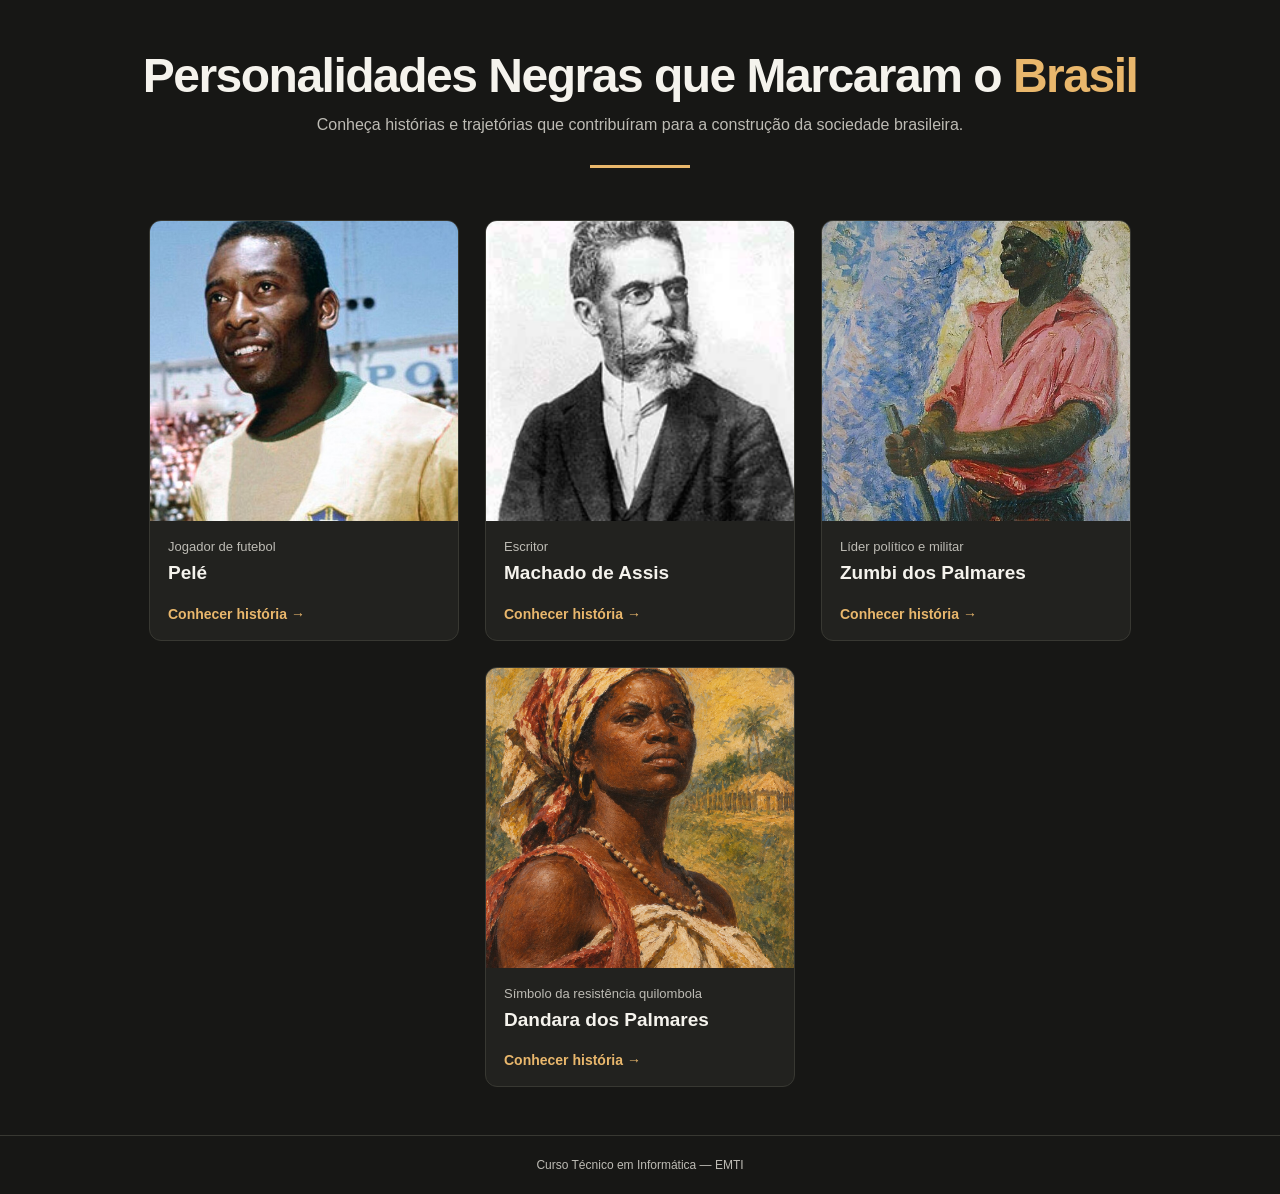
<file: index.html>
<!DOCTYPE html>
<html lang="pt-BR">
<head>
    <meta charset="UTF-8">
    <meta name="viewport" content="width=device-width, initial-scale=1.0">
    <title>Personalidades Negras que Marcaram o Brasil</title>
    <link rel="icon" href="img/favicon.png" type="image/png">
    <link rel="stylesheet" href="style.css">
</head>
<body>
    <header>
        <h1>Personalidades Negras que Marcaram o <span>Brasil</span></h1>
        <p>Conheça histórias e trajetórias que contribuíram para a construção da sociedade brasileira.</p>
    </header>
    <main>
        <div class="cards">
            <!-- Copie este card para cada personalidade e altere os campos indicados. -->
            <article class="card">
                <a href="personalidades/pele/index.html">
                    <img src="personalidades/pele/img/pele.jpg" alt="Pelé">
                    <div class="info">
                        <p>Jogador de futebol</p>
                        <h2>Pelé</h2>
                        <span class="link">Conhecer história →</span>
                    </div>
                </a>
            </article>

            <article class="card">
                <a href="personalidades/machado/index.html">
                    <img src="personalidades/machado/img/machado.png" alt="Machado de Assis">
                    <div class="info">
                        <p>Escritor</p>
                        <h2>Machado de Assis</h2>
                        <span class="link">Conhecer história →</span>
                    </div>
                </a>
            </article>

            <article class="card">
                <a href="personalidades/zumbi/index.html">
                    <img src="personalidades/zumbi/img/zumbi.webp" alt="Representação artística de Zumbi dos Palmares">
                    <div class="info">
                        <p>Líder político e militar</p>
                        <h2>Zumbi dos Palmares</h2>
                        <span class="link">Conhecer história →</span>
                    </div>
                </a>
            </article>

            <article class="card">
                <a href="personalidades/dandara/index.html">
                    <img src="personalidades/dandara/img/dandara.png" alt="Representação artística de Dandara dos Palmares">
                    <div class="info">
                        <p>Símbolo da resistência quilombola</p>
                        <h2>Dandara dos Palmares</h2>
                        <span class="link">Conhecer história →</span>
                    </div>
                </a>
            </article>
        </div>
    </main>
    <footer>Curso Técnico em Informática — EMTI</footer>
</body>
</html>
</file>
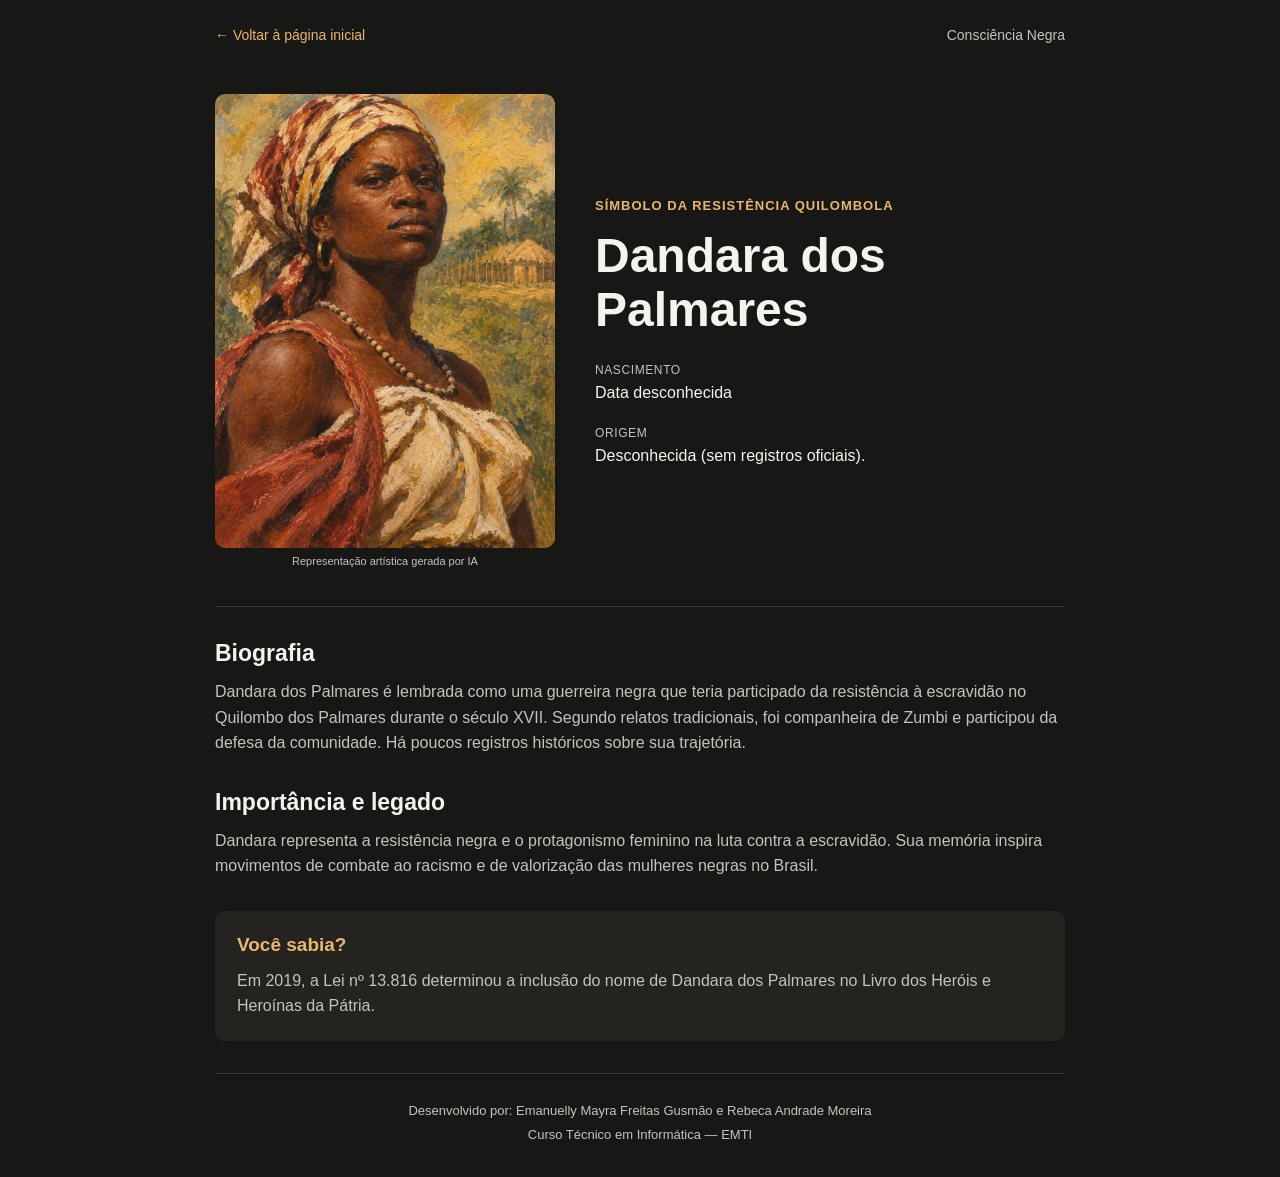
<file: personalidades/dandara/index.html>
<!DOCTYPE html>
<html lang="pt-BR">
<head>
    <meta charset="UTF-8">
    <meta name="viewport" content="width=device-width, initial-scale=1.0">
    <!-- Altere o título da aba -->
    <title>Dandara dos Palmares | Consciência Negra</title>
    <link rel="icon" href="../../img/favicon.png" type="image/png">
    <link rel="stylesheet" href="style.css">
</head>
<body>
    <header>
        <!-- Não altere o caminho do botão -->
        <a href="../../index.html">← Voltar à página inicial</a>
        <span>Consciência Negra</span>
    </header>
    <main>
        <section class="perfil">
            <div class="imagem">
                <!-- Substitua o src pelo link direto da imagem do Wikimedia Commons e altere o alt -->
                <!-- Fonte da imagem (link da página original do Wikimedia Commons): -->

                <img class="foto" src="img/dandara.png" alt="Representação artística de Dandara dos Palmares">
                <!-- Créditos da imagem: serão preenchidos pelo professor -->
                <p class="credito">Representação artística gerada por IA</p>
            </div>
            <div class="identidade">
                <!-- Informe a área de atuação e o nome -->
                <p class="area">Símbolo da resistência quilombola</p>
                <h1>Dandara dos Palmares</h1>
                <!-- Informe o nascimento e a origem. Se desconhecidos, indique isso. -->
                <div class="dados">
                    <p class="rotulo">Nascimento</p>
                    <p>Data desconhecida</p>
                </div>
                <div class="dados">
                    <p class="rotulo">Origem</p>
                    <p>Desconhecida (sem registros oficiais).</p>
                </div>
            </div>
        </section>
        <section class="conteudo">
            <h2>Biografia</h2>
            <!-- Conte resumidamente quem é ou foi a personalidade -->
            <p>Dandara dos Palmares é lembrada como uma guerreira negra que teria participado da resistência à escravidão no Quilombo dos Palmares durante o século XVII. Segundo relatos tradicionais, foi companheira de Zumbi e participou da defesa da comunidade. Há poucos registros históricos sobre sua trajetória.</p>
        </section>
        <section class="conteudo">
            <h2>Importância e legado</h2>
            <!-- Explique por que essa personalidade é importante -->
            <p>Dandara representa a resistência negra e o protagonismo feminino na luta contra a escravidão. Sua memória inspira movimentos de combate ao racismo e de valorização das mulheres negras no Brasil.</p>
        </section>
        <section class="curiosidade">
            <h2>Você sabia?</h2>
            <!-- Informe um fato interessante sobre a personalidade -->
            <p>Em 2019, a Lei nº 13.816 determinou a inclusão do nome de Dandara dos Palmares no Livro dos Heróis e Heroínas da Pátria.</p>
        </section>
    </main>
    <footer>
        <!-- Informe os nomes autorizados dos integrantes -->
        <p>Desenvolvido por: Emanuelly Mayra Freitas Gusmão e Rebeca Andrade Moreira</p>
        <p>Curso Técnico em Informática — EMTI</p>
    </footer>
</body>
</html>
</file>
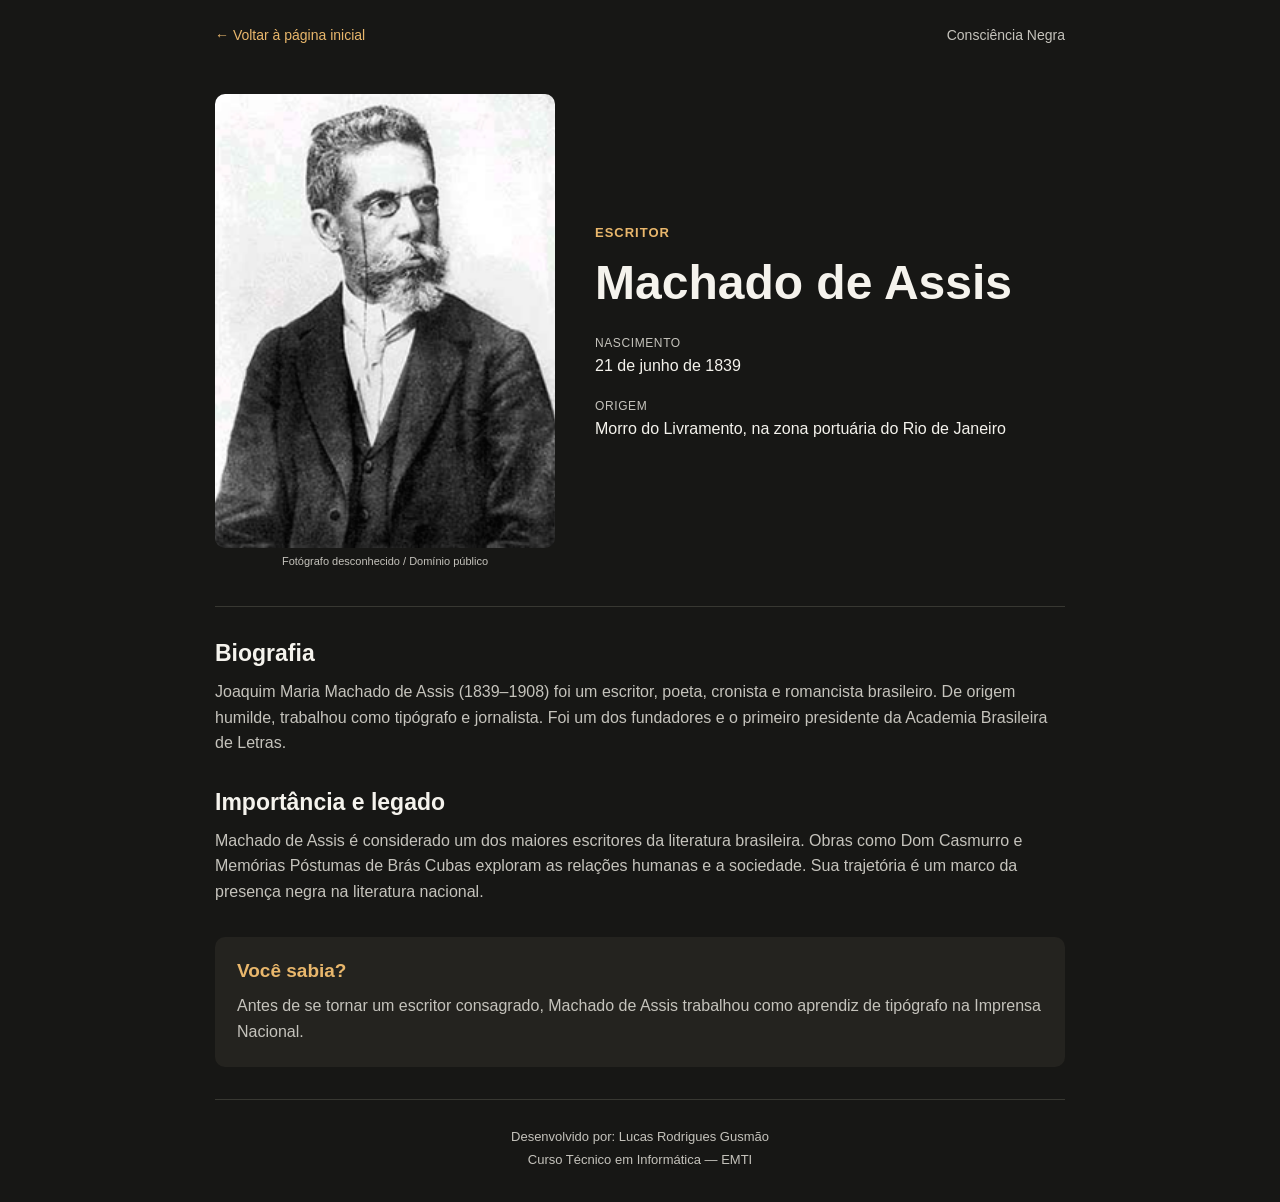
<file: personalidades/machado/index.html>
<!DOCTYPE html>
<html lang="pt-BR">

<head>
    <meta charset="UTF-8">
    <meta name="viewport" content="width=device-width, initial-scale=1.0">
    <!-- Altere o título da aba -->
    <title>Machado de Assis | Consciência Negra</title>
    <link rel="icon" href="../../img/favicon.png" type="image/png">
    <link rel="stylesheet" href="style.css">
</head>

<body>
    <header>
        <!-- Não altere o caminho do botão -->
        <a href="../../index.html">← Voltar à página inicial</a>
        <span>Consciência Negra</span>
    </header>
    <main>
        <section class="perfil">
            <div class="imagem">
                <!-- Substitua o src pelo link direto da imagem do Wikimedia Commons e altere o alt -->
                <!-- Fonte da imagem (link da página original do Wikimedia Commons): -->

                <img class="foto" src="img/machado.png" alt="Foto do Machado de Assis">
                <!-- Créditos da imagem: serão preenchidos pelo professor -->
                <p class="credito">Fotógrafo desconhecido / Domínio público</p>
            </div>
            <div class="identidade">
                <!-- Informe a área de atuação e o nome -->
                <p class="area">Escritor</p>
                <h1>Machado de Assis</h1>
                <!-- Informe o nascimento e a origem. Se desconhecidos, indique isso. -->
                <div class="dados">
                    <p class="rotulo">Nascimento</p>
                    <p>21 de junho de 1839</p>
                </div>
                <div class="dados">
                    <p class="rotulo">Origem</p>
                    <p>Morro do Livramento, na zona portuária do Rio de Janeiro</p>
                </div>
            </div>
        </section>
        <section class="conteudo">
            <h2>Biografia</h2>
            <!-- Conte resumidamente quem é ou foi a personalidade -->
            <p>Joaquim Maria Machado de Assis (1839–1908) foi um escritor, poeta, cronista e romancista brasileiro. De origem humilde, trabalhou como tipógrafo e jornalista. Foi um dos fundadores e o primeiro presidente da Academia Brasileira de Letras.</p>
        </section>
        <section class="conteudo">
            <h2>Importância e legado</h2>
            <!-- Explique por que essa personalidade é importante -->
            <p>Machado de Assis é considerado um dos maiores escritores da literatura brasileira. Obras como Dom Casmurro e Memórias Póstumas de Brás Cubas exploram as relações humanas e a sociedade. Sua trajetória é um marco da presença negra na literatura nacional.</p>
        </section>
        <section class="curiosidade">
            <h2>Você sabia?</h2>
            <!-- Informe um fato interessante sobre a personalidade -->
            <p>Antes de se tornar um escritor consagrado, Machado de Assis trabalhou como aprendiz de tipógrafo na Imprensa Nacional.</p>
        </section>
    </main>
    <footer>
        <!-- Informe os nomes autorizados dos integrantes -->
        <p>Desenvolvido por: Lucas Rodrigues Gusmão</p>
        <p>Curso Técnico em Informática — EMTI</p>
    </footer>
</body>

</html>
</file>
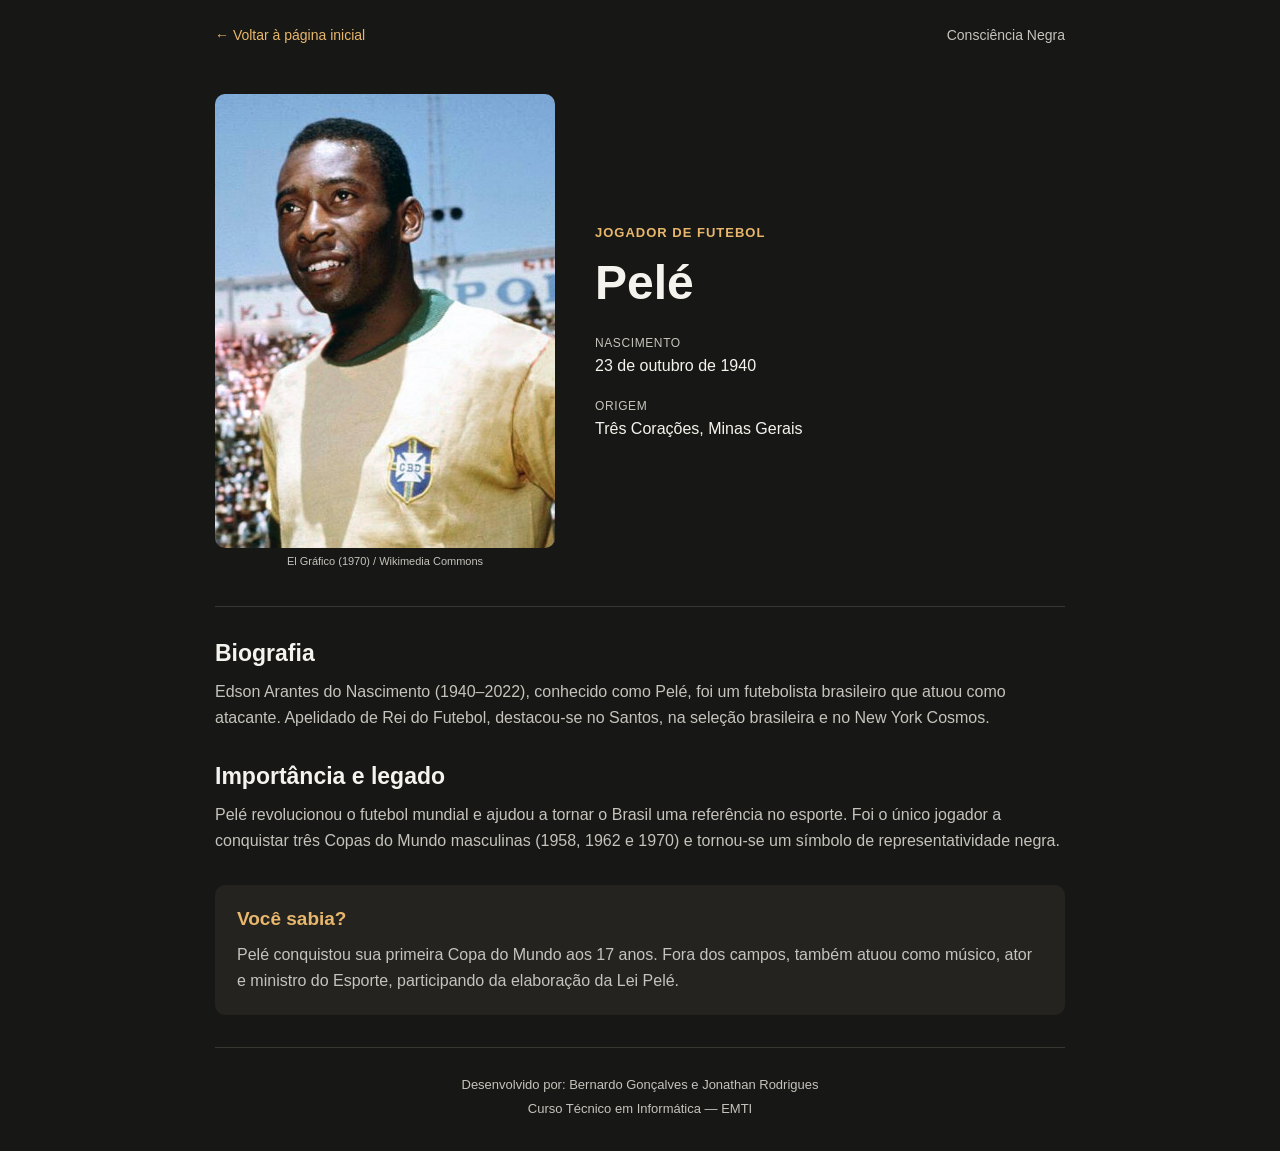
<file: personalidades/pele/index.html>
<!DOCTYPE html>
<html lang="pt-BR">
<head>
    <meta charset="UTF-8">
    <meta name="viewport" content="width=device-width, initial-scale=1.0">
    <!-- Altere o título da aba -->
    <title>Pelé | Consciência Negra</title>
    <link rel="icon" href="../../img/favicon.png" type="image/png">
    <link rel="stylesheet" href="style.css">
</head>
<body>
    <header>
        <!-- Não altere o caminho do botão -->
        <a href="../../index.html">← Voltar à página inicial</a>
        <span>Consciência Negra</span>
    </header>
    <main>
        <section class="perfil">
            <div class="imagem">
                <!-- Substitua o src pelo link direto da imagem do Wikimedia Commons e altere o alt -->
                <!-- Fonte da imagem (link da página original do Wikimedia Commons): -->
                <img class="foto" src="img/pele.jpg" alt="Foto do Pelé">
                <!-- Créditos da imagem: serão preenchidos pelo professor -->
                <p class="credito">El Gráfico (1970) / Wikimedia Commons</p>
            </div>
            <div class="identidade">
                <!-- Informe a área de atuação e o nome -->
                <p class="area">Jogador de futebol</p>
                <h1>Pelé</h1>
                <!-- Informe o nascimento e a origem. Se desconhecidos, indique isso. -->
                <div class="dados">
                    <p class="rotulo">Nascimento</p>
                    <p>23 de outubro de 1940</p> 
                </div>
                <div class="dados">
                    <p class="rotulo">Origem</p>
                    <p>Três Corações, Minas Gerais</p>
                </div>
            </div>
        </section>
        <section class="conteudo">
            <h2>Biografia</h2>
            <!-- Conte resumidamente quem é ou foi a personalidade -->
            <p>Edson Arantes do Nascimento (1940–2022), conhecido como Pelé, foi um futebolista brasileiro que atuou como atacante. Apelidado de Rei do Futebol, destacou-se no Santos, na seleção brasileira e no New York Cosmos.</p>
        </section>
        <section class="conteudo">
            <h2>Importância e legado</h2>
            <!-- Explique por que essa personalidade é importante -->
            <p>Pelé revolucionou o futebol mundial e ajudou a tornar o Brasil uma referência no esporte. Foi o único jogador a conquistar três Copas do Mundo masculinas (1958, 1962 e 1970) e tornou-se um símbolo de representatividade negra.</p>
        </section>
        <section class="curiosidade">
            <h2>Você sabia?</h2>
            <!-- Informe um fato interessante sobre a personalidade -->
            <p>Pelé conquistou sua primeira Copa do Mundo aos 17 anos. Fora dos campos, também atuou como músico, ator e ministro do Esporte, participando da elaboração da Lei Pelé.</p>
        </section>
    </main>
    <footer>
        <!-- Informe os nomes autorizados dos integrantes -->
        <p>Desenvolvido por: Bernardo Gonçalves e Jonathan Rodrigues</p>
        <p>Curso Técnico em Informática — EMTI</p>
    </footer>
</body>
</html>
</file>
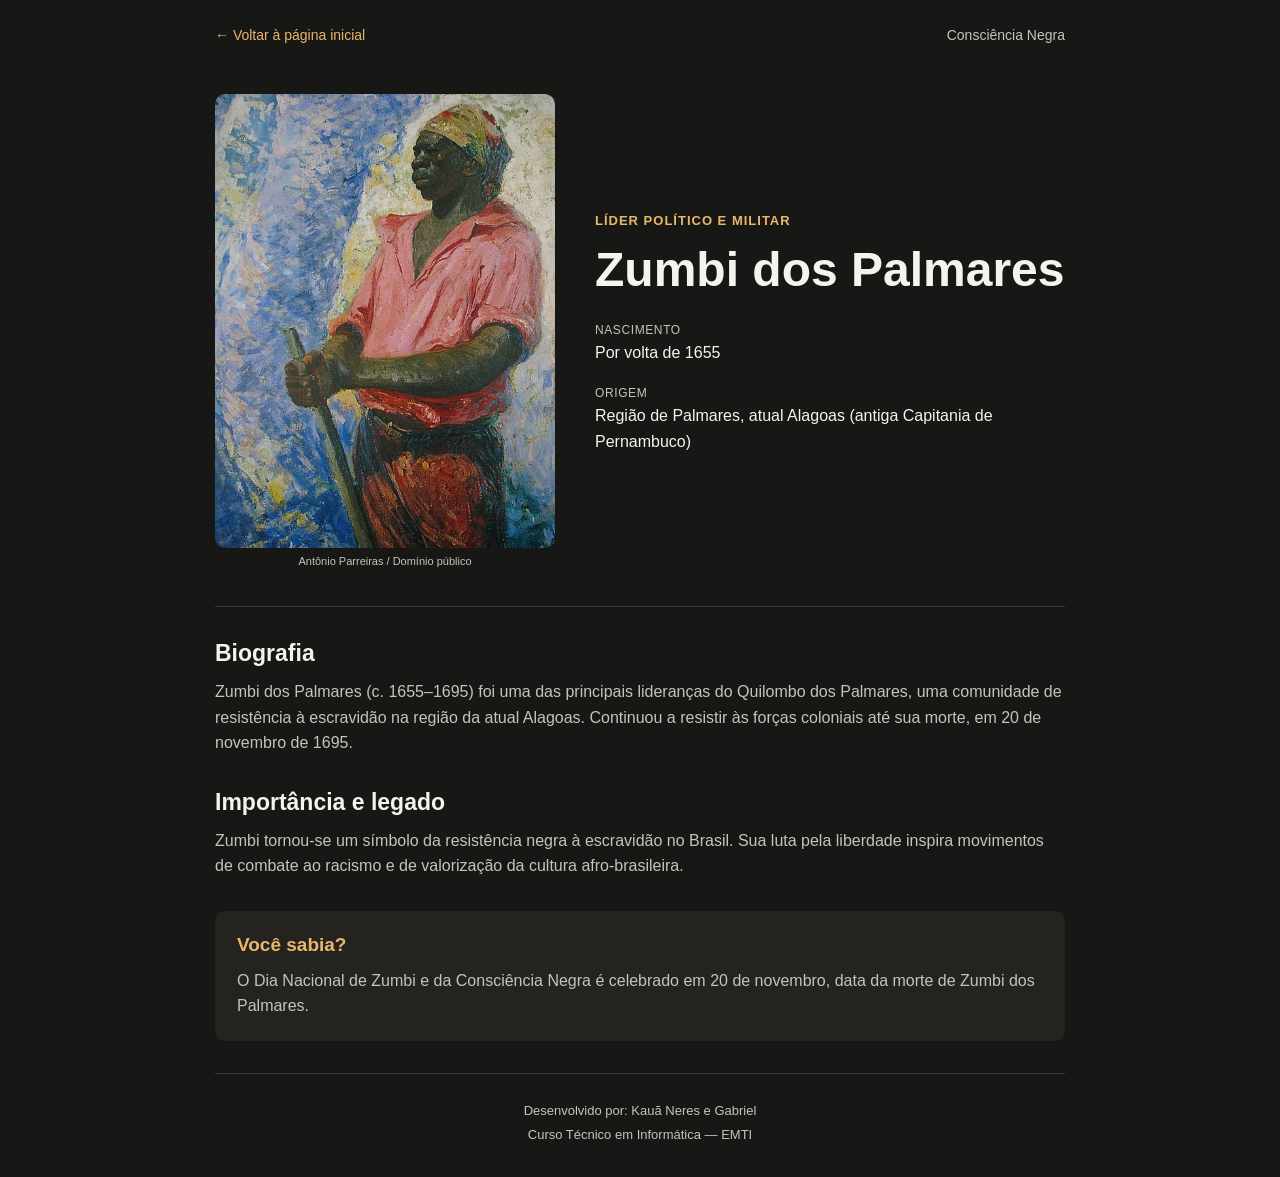
<file: personalidades/zumbi/index.html>
<!DOCTYPE html>
<html lang="pt-BR">
<head>
    <meta charset="UTF-8">
    <meta name="viewport" content="width=device-width, initial-scale=1.0">
    <!-- Altere o título da aba -->
    <title>Zumbi dos Palmares | Consciência Negra</title>
    <link rel="icon" href="../../img/favicon.png" type="image/png">
    <link rel="stylesheet" href="style.css">
</head>
<body>
    <header>
        <!-- Não altere o caminho do botão -->
        <a href="../../index.html">← Voltar à página inicial</a>
        <span>Consciência Negra</span>
    </header>
    <main>
        <section class="perfil">
            <div class="imagem">
                <!-- Substitua o src pelo link direto da imagem do Wikimedia Commons e altere o alt -->
                <!-- Fonte da imagem (link da página original do Wikimedia Commons): -->
                <img class="foto" src="img/zumbi.webp" alt="Representação artística de Zumbi dos Palmares">
                <!-- Créditos da imagem: serão preenchidos pelo professor -->
                <p class="credito">Antônio Parreiras / Domínio público</p>
            </div>
            <div class="identidade">
                <!-- Informe a área de atuação e o nome -->
                <p class="area">Líder político e militar</p>
                <h1>Zumbi dos Palmares</h1>
                <!-- Informe o nascimento e a origem. Se desconhecidos, indique isso. -->
                <div class="dados">
                    <p class="rotulo">Nascimento</p>
                    <p>Por volta de 1655</p>
                </div>
                <div class="dados">
                    <p class="rotulo">Origem</p>
                    <p>Região de Palmares, atual Alagoas (antiga Capitania de Pernambuco)</p>
                </div>
            </div>
        </section>
        <section class="conteudo">
            <h2>Biografia</h2>
            <!-- Conte resumidamente quem é ou foi a personalidade -->
            <p>Zumbi dos Palmares (c. 1655–1695) foi uma das principais lideranças do Quilombo dos Palmares, uma comunidade de resistência à escravidão na região da atual Alagoas. Continuou a resistir às forças coloniais até sua morte, em 20 de novembro de 1695.</p>
        </section>
        <section class="conteudo">
            <h2>Importância e legado</h2>
            <!-- Explique por que essa personalidade é importante -->
            <p>Zumbi tornou-se um símbolo da resistência negra à escravidão no Brasil. Sua luta pela liberdade inspira movimentos de combate ao racismo e de valorização da cultura afro-brasileira.</p>
        </section>
        <section class="curiosidade">
            <h2>Você sabia?</h2>
            <!-- Informe um fato interessante sobre a personalidade -->
            <p>O Dia Nacional de Zumbi e da Consciência Negra é celebrado em 20 de novembro, data da morte de Zumbi dos Palmares.</p>
        </section>
    </main>
    <footer>
        <!-- Informe os nomes autorizados dos integrantes -->
        <p>Desenvolvido por: Kauã Neres e Gabriel</p>
        <p>Curso Técnico em Informática — EMTI</p>
    </footer>
</body>
</html>
</file>
<file: style.css>
* {
    box-sizing: border-box;
}

body {
    margin: 0;
    min-height: 100vh;
    display: flex;
    flex-direction: column;
    background: #171715;
    color: #f5f3ed;
    font-family: Arial, sans-serif;
}

header {
    text-align: center;
    padding: 48px 20px 40px;
}

h1 {
    font-size: clamp(28px, 4vw, 48px);
    letter-spacing: -1.5px;
    margin: 0 0 10px;
}

h1 span {
    color: #e9b76c;
}

header p {
    color: #bdbbb4;
    margin: 0;
    line-height: 1.5;
}

main {
    width: 100%;
    max-width: 1160px;
    margin: 0 auto;
    padding: 12px 20px 48px;
    flex: 1;
}

header::after {
    content: "";
    display: block;
    width: 100px;
    height: 3px;
    background: #e9b76c;
    margin: 28px auto 0;
}

.cards {
    display: flex;
    flex-wrap: wrap;
    justify-content: center;
    gap: 26px;
}

.card {
    width: 310px;
    display: flex;
    background: #22221f;
    border: 1px solid #383832;
    border-radius: 12px;
    overflow: hidden;
}

.card:hover {
    border-color: #e9b76c;
}

.card a {
    display: flex;
    flex-direction: column;
    width: 100%;
    color: inherit;
    text-decoration: none;
}

.card a:focus-visible {
    outline: 3px solid #e9b76c;
    outline-offset: -3px;
}

.card img {
    display: block;
    width: 100%;
    height: 300px;
    object-fit: cover;
    object-position: center 25%;
    background: #2c2c28;
}

.info {
    display: flex;
    flex-direction: column;
    flex: 1;
    padding: 18px;
}

.info p {
    color: #bdbbb4;
    font-size: 13px;
    margin: 0 0 7px;
}

.info h2 {
    font-size: 19px;
    line-height: 1.3;
    margin: 0 0 20px;
}

.link {
    margin-top: auto;
    color: #e9b76c;
    font-size: 14px;
    font-weight: bold;
}

footer {
    padding: 22px 16px;
    text-align: center;
    color: #bdbbb4;
    font-size: 12px;
    border-top: 1px solid #383832;
}

@media (max-width: 580px) {
    header {
        padding: 32px 16px 24px;
    }

    .card {
        width: 100%;
        max-width: 340px;
    }
}
</file>
<file: personalidades/dandara/style.css>
:root {
    /* PERSONALIZE AS CORES DO PROJETO */
    --fundo: #171715;
    /* Cor de fundo */
    --destaque: #e9b76c;
    /* Cor dos links e detalhes */
    --texto: #f5f3ed;
    /* Cor dos títulos */
    --secundario: #c5c3bc;
    /* Cor dos textos */
    --superficie: #24231f;
    /* Fundo da curiosidade */
    --borda: #383832;
    /* Cor da divisória */
}

* {
    box-sizing: border-box;
}

body {
    margin: 0;
    background: var(--fundo);
    color: var(--texto);
    font-family: Arial, sans-serif;
    line-height: 1.6;
}

header,
main,
footer {
    width: 90%;
    max-width: 850px;
    margin: auto;
}

header {
    display: flex;
    justify-content: space-between;
    align-items: center;
    gap: 16px;
    padding: 24px 0;
    font-size: 14px;
    color: var(--secundario);
}

header a {
    color: var(--destaque);
    text-decoration: none;
}

header a:hover {
    text-decoration: underline;
}

.perfil {
    display: flex;
    align-items: center;
    gap: 40px;
    padding: 24px 0 36px;
    border-bottom: 1px solid var(--borda);
}

.imagem {
    width: 40%;
    flex-shrink: 0;
}

.foto {
    display: block;
    width: 100%;
    aspect-ratio: 3 / 4;
    object-fit: cover;
    border-radius: 10px;
    background: var(--superficie);
}

.credito {
    font-size: 11px;
    color: var(--secundario);
    text-align: center;
    margin: 5px 0 0;
    overflow-wrap: anywhere;
}

.credito:empty {
    display: none;
}

.credito a {
    color: inherit;
}

.identidade {
    flex: 1;
    min-width: 0;
}

.area {
    color: var(--destaque);
    font-size: 13px;
    font-weight: bold;
    text-transform: uppercase;
    letter-spacing: 1px;
    margin: 0 0 12px;
}

h1 {
    font-size: clamp(30px, 5vw, 48px);
    line-height: 1.12;
    margin: 0 0 24px;
    overflow-wrap: anywhere;
}

.dados {
    margin-top: 18px;
}

.dados p {
    margin: 0;
}

.rotulo {
    color: var(--secundario);
    font-size: 12px;
    text-transform: uppercase;
    letter-spacing: .6px;
}

.conteudo {
    margin: 32px 0;
}

h2 {
    font-size: 23px;
    line-height: 1.3;
    margin: 0 0 10px;
}

.conteudo p,
.curiosidade p {
    color: var(--secundario);
    margin: 0;
}

.curiosidade {
    background: var(--superficie);
    padding: 22px;
    border-radius: 10px;
    margin-top: 32px;
}

.curiosidade h2 {
    color: var(--destaque);
    font-size: 19px;
}

footer {
    margin-top: 32px;
    padding: 24px 0 28px;
    border-top: 1px solid var(--borda);
    text-align: center;
    color: var(--secundario);
    font-size: 13px;
}

footer p {
    margin: 3px 0;
}

@media (max-width: 600px) {
    .perfil {
        flex-direction: column;
        align-items: stretch;
        gap: 24px;
        padding-top: 12px;
    }

    .imagem {
        width: 100%;
        max-width: 320px;
        align-self: center;
    }

    .identidade {
        width: 100%;
    }

    h1 {
        margin-bottom: 18px;
    }

    .conteudo {
        margin: 26px 0;
    }
}
</file>
<file: personalidades/machado/style.css>
:root {
    /* PERSONALIZE AS CORES DO PROJETO */
    --fundo: #171715;
    /* Cor de fundo */
    --destaque: #e9b76c;
    /* Cor dos links e detalhes */
    --texto: #f5f3ed;
    /* Cor dos títulos */
    --secundario: #c5c3bc;
    /* Cor dos textos */
    --superficie: #24231f;
    /* Fundo da curiosidade */
    --borda: #383832;
    /* Cor da divisória */
}

* {
    box-sizing: border-box;
}

body {
    margin: 0;
    background: var(--fundo);
    color: var(--texto);
    font-family: Arial, sans-serif;
    line-height: 1.6;
}

header,
main,
footer {
    width: 90%;
    max-width: 850px;
    margin: auto;
}

header {
    display: flex;
    justify-content: space-between;
    align-items: center;
    gap: 16px;
    padding: 24px 0;
    font-size: 14px;
    color: var(--secundario);
}

header a {
    color: var(--destaque);
    text-decoration: none;
}

header a:hover {
    text-decoration: underline;
}

.perfil {
    display: flex;
    align-items: center;
    gap: 40px;
    padding: 24px 0 36px;
    border-bottom: 1px solid var(--borda);
}

.imagem {
    width: 40%;
    flex-shrink: 0;
}

.foto {
    display: block;
    width: 100%;
    aspect-ratio: 3 / 4;
    object-fit: cover;
    border-radius: 10px;
    background: var(--superficie);
}

.credito {
    font-size: 11px;
    color: var(--secundario);
    text-align: center;
    margin: 5px 0 0;
    overflow-wrap: anywhere;
}

.credito:empty {
    display: none;
}

.credito a {
    color: inherit;
}

.identidade {
    flex: 1;
    min-width: 0;
}

.area {
    color: var(--destaque);
    font-size: 13px;
    font-weight: bold;
    text-transform: uppercase;
    letter-spacing: 1px;
    margin: 0 0 12px;
}

h1 {
    font-size: clamp(30px, 5vw, 48px);
    line-height: 1.12;
    margin: 0 0 24px;
    overflow-wrap: anywhere;
}

.dados {
    margin-top: 18px;
}

.dados p {
    margin: 0;
}

.rotulo {
    color: var(--secundario);
    font-size: 12px;
    text-transform: uppercase;
    letter-spacing: .6px;
}

.conteudo {
    margin: 32px 0;
}

h2 {
    font-size: 23px;
    line-height: 1.3;
    margin: 0 0 10px;
}

.conteudo p,
.curiosidade p {
    color: var(--secundario);
    margin: 0;
}

.curiosidade {
    background: var(--superficie);
    padding: 22px;
    border-radius: 10px;
    margin-top: 32px;
}

.curiosidade h2 {
    color: var(--destaque);
    font-size: 19px;
}

footer {
    margin-top: 32px;
    padding: 24px 0 28px;
    border-top: 1px solid var(--borda);
    text-align: center;
    color: var(--secundario);
    font-size: 13px;
}

footer p {
    margin: 3px 0;
}

@media (max-width: 600px) {
    .perfil {
        flex-direction: column;
        align-items: stretch;
        gap: 24px;
        padding-top: 12px;
    }

    .imagem {
        width: 100%;
        max-width: 320px;
        align-self: center;
    }

    .identidade {
        width: 100%;
    }

    h1 {
        margin-bottom: 18px;
    }

    .conteudo {
        margin: 26px 0;
    }
}
</file>
<file: personalidades/pele/style.css>
:root {
    /* PERSONALIZE AS CORES DO PROJETO */
    --fundo: #171715;
    /* Cor de fundo */
    --destaque: #e9b76c;
    /* Cor dos links e detalhes */
    --texto: #f5f3ed;
    /* Cor dos títulos */
    --secundario: #c5c3bc;
    /* Cor dos textos */
    --superficie: #24231f;
    /* Fundo da curiosidade */
    --borda: #383832;
    /* Cor da divisória */
}

* {
    box-sizing: border-box;
}

body {
    margin: 0;
    background: var(--fundo);
    color: var(--texto);
    font-family: Arial, sans-serif;
    line-height: 1.6;
}

header,
main,
footer {
    width: 90%;
    max-width: 850px;
    margin: auto;
}

header {
    display: flex;
    justify-content: space-between;
    align-items: center;
    gap: 16px;
    padding: 24px 0;
    font-size: 14px;
    color: var(--secundario);
}

header a {
    color: var(--destaque);
    text-decoration: none;
}

header a:hover {
    text-decoration: underline;
}

.perfil {
    display: flex;
    align-items: center;
    gap: 40px;
    padding: 24px 0 36px;
    border-bottom: 1px solid var(--borda);
}

.imagem {
    width: 40%;
    flex-shrink: 0;
}

.foto {
    display: block;
    width: 100%;
    aspect-ratio: 3 / 4;
    object-fit: cover;
    border-radius: 10px;
    background: var(--superficie);
}

.credito {
    font-size: 11px;
    color: var(--secundario);
    text-align: center;
    margin: 5px 0 0;
    overflow-wrap: anywhere;
}

.credito:empty {
    display: none;
}

.credito a {
    color: inherit;
}

.identidade {
    flex: 1;
    min-width: 0;
}

.area {
    color: var(--destaque);
    font-size: 13px;
    font-weight: bold;
    text-transform: uppercase;
    letter-spacing: 1px;
    margin: 0 0 12px;
}

h1 {
    font-size: clamp(30px, 5vw, 48px);
    line-height: 1.12;
    margin: 0 0 24px;
    overflow-wrap: anywhere;
}

.dados {
    margin-top: 18px;
}

.dados p {
    margin: 0;
}

.rotulo {
    color: var(--secundario);
    font-size: 12px;
    text-transform: uppercase;
    letter-spacing: .6px;
}

.conteudo {
    margin: 32px 0;
}

h2 {
    font-size: 23px;
    line-height: 1.3;
    margin: 0 0 10px;
}

.conteudo p,
.curiosidade p {
    color: var(--secundario);
    margin: 0;
}

.curiosidade {
    background: var(--superficie);
    padding: 22px;
    border-radius: 10px;
    margin-top: 32px;
}

.curiosidade h2 {
    color: var(--destaque);
    font-size: 19px;
}

footer {
    margin-top: 32px;
    padding: 24px 0 28px;
    border-top: 1px solid var(--borda);
    text-align: center;
    color: var(--secundario);
    font-size: 13px;
}

footer p {
    margin: 3px 0;
}

@media (max-width: 600px) {
    .perfil {
        flex-direction: column;
        align-items: stretch;
        gap: 24px;
        padding-top: 12px;
    }

    .imagem {
        width: 100%;
        max-width: 320px;
        align-self: center;
    }

    .identidade {
        width: 100%;
    }

    h1 {
        margin-bottom: 18px;
    }

    .conteudo {
        margin: 26px 0;
    }
}
</file>
<file: personalidades/zumbi/style.css>
:root {
    /* PERSONALIZE AS CORES DO PROJETO */
    --fundo: #171715;
    /* Cor de fundo */
    --destaque: #e9b76c;
    /* Cor dos links e detalhes */
    --texto: #f5f3ed;
    /* Cor dos títulos */
    --secundario: #c5c3bc;
    /* Cor dos textos */
    --superficie: #24231f;
    /* Fundo da curiosidade */
    --borda: #383832;
    /* Cor da divisória */
}

* {
    box-sizing: border-box;
}

body {
    margin: 0;
    background: var(--fundo);
    color: var(--texto);
    font-family: Arial, sans-serif;
    line-height: 1.6;
}

header,
main,
footer {
    width: 90%;
    max-width: 850px;
    margin: auto;
}

header {
    display: flex;
    justify-content: space-between;
    align-items: center;
    gap: 16px;
    padding: 24px 0;
    font-size: 14px;
    color: var(--secundario);
}

header a {
    color: var(--destaque);
    text-decoration: none;
}

header a:hover {
    text-decoration: underline;
}

.perfil {
    display: flex;
    align-items: center;
    gap: 40px;
    padding: 24px 0 36px;
    border-bottom: 1px solid var(--borda);
}

.imagem {
    width: 40%;
    flex-shrink: 0;
}

.foto {
    display: block;
    width: 100%;
    aspect-ratio: 3 / 4;
    object-fit: cover;
    border-radius: 10px;
    background: var(--superficie);
}

.credito {
    font-size: 11px;
    color: var(--secundario);
    text-align: center;
    margin: 5px 0 0;
    overflow-wrap: anywhere;
}

.credito:empty {
    display: none;
}

.credito a {
    color: inherit;
}

.identidade {
    flex: 1;
    min-width: 0;
}

.area {
    color: var(--destaque);
    font-size: 13px;
    font-weight: bold;
    text-transform: uppercase;
    letter-spacing: 1px;
    margin: 0 0 12px;
}

h1 {
    font-size: clamp(30px, 5vw, 48px);
    line-height: 1.12;
    margin: 0 0 24px;
    overflow-wrap: anywhere;
}

.dados {
    margin-top: 18px;
}

.dados p {
    margin: 0;
}

.rotulo {
    color: var(--secundario);
    font-size: 12px;
    text-transform: uppercase;
    letter-spacing: .6px;
}

.conteudo {
    margin: 32px 0;
}

h2 {
    font-size: 23px;
    line-height: 1.3;
    margin: 0 0 10px;
}

.conteudo p,
.curiosidade p {
    color: var(--secundario);
    margin: 0;
}

.curiosidade {
    background: var(--superficie);
    padding: 22px;
    border-radius: 10px;
    margin-top: 32px;
}

.curiosidade h2 {
    color: var(--destaque);
    font-size: 19px;
}

footer {
    margin-top: 32px;
    padding: 24px 0 28px;
    border-top: 1px solid var(--borda);
    text-align: center;
    color: var(--secundario);
    font-size: 13px;
}

footer p {
    margin: 3px 0;
}

@media (max-width: 600px) {
    .perfil {
        flex-direction: column;
        align-items: stretch;
        gap: 24px;
        padding-top: 12px;
    }

    .imagem {
        width: 100%;
        max-width: 320px;
        align-self: center;
    }

    .identidade {
        width: 100%;
    }

    h1 {
        margin-bottom: 18px;
    }

    .conteudo {
        margin: 26px 0;
    }
}
</file>
